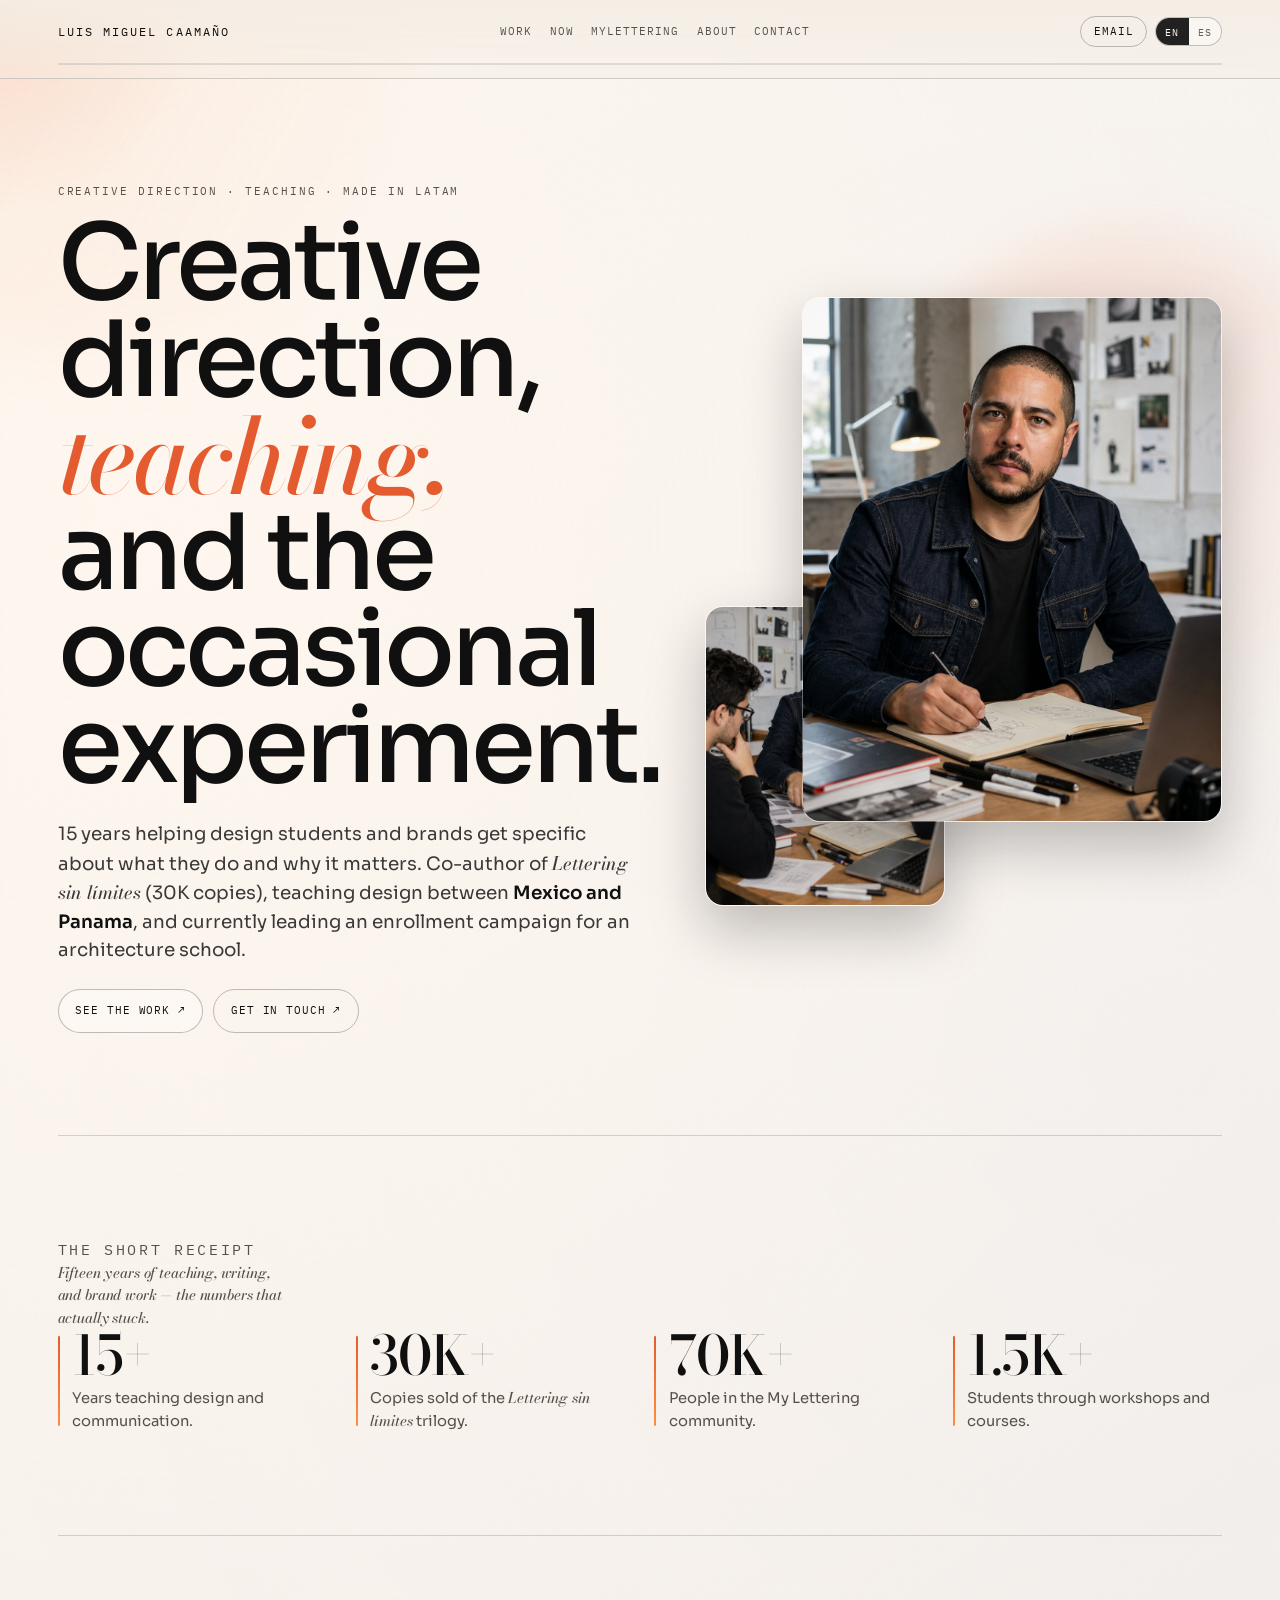
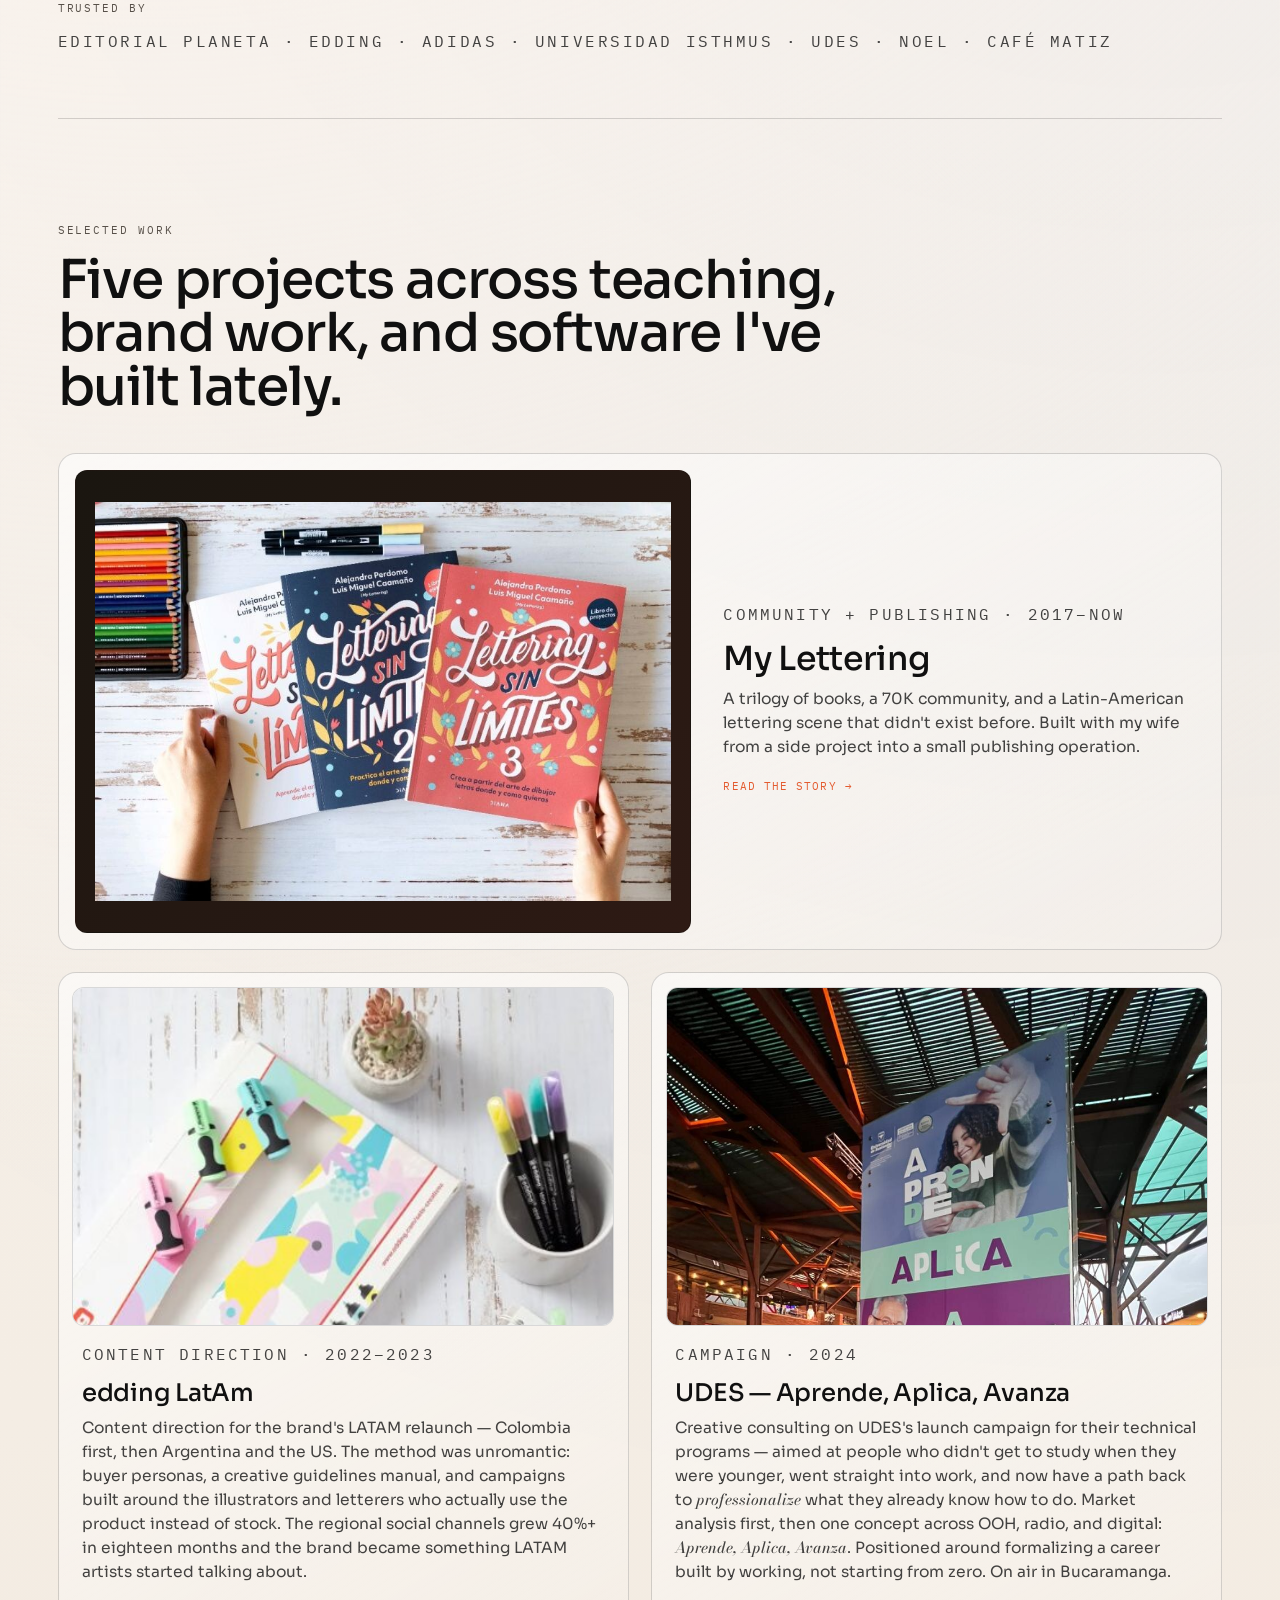
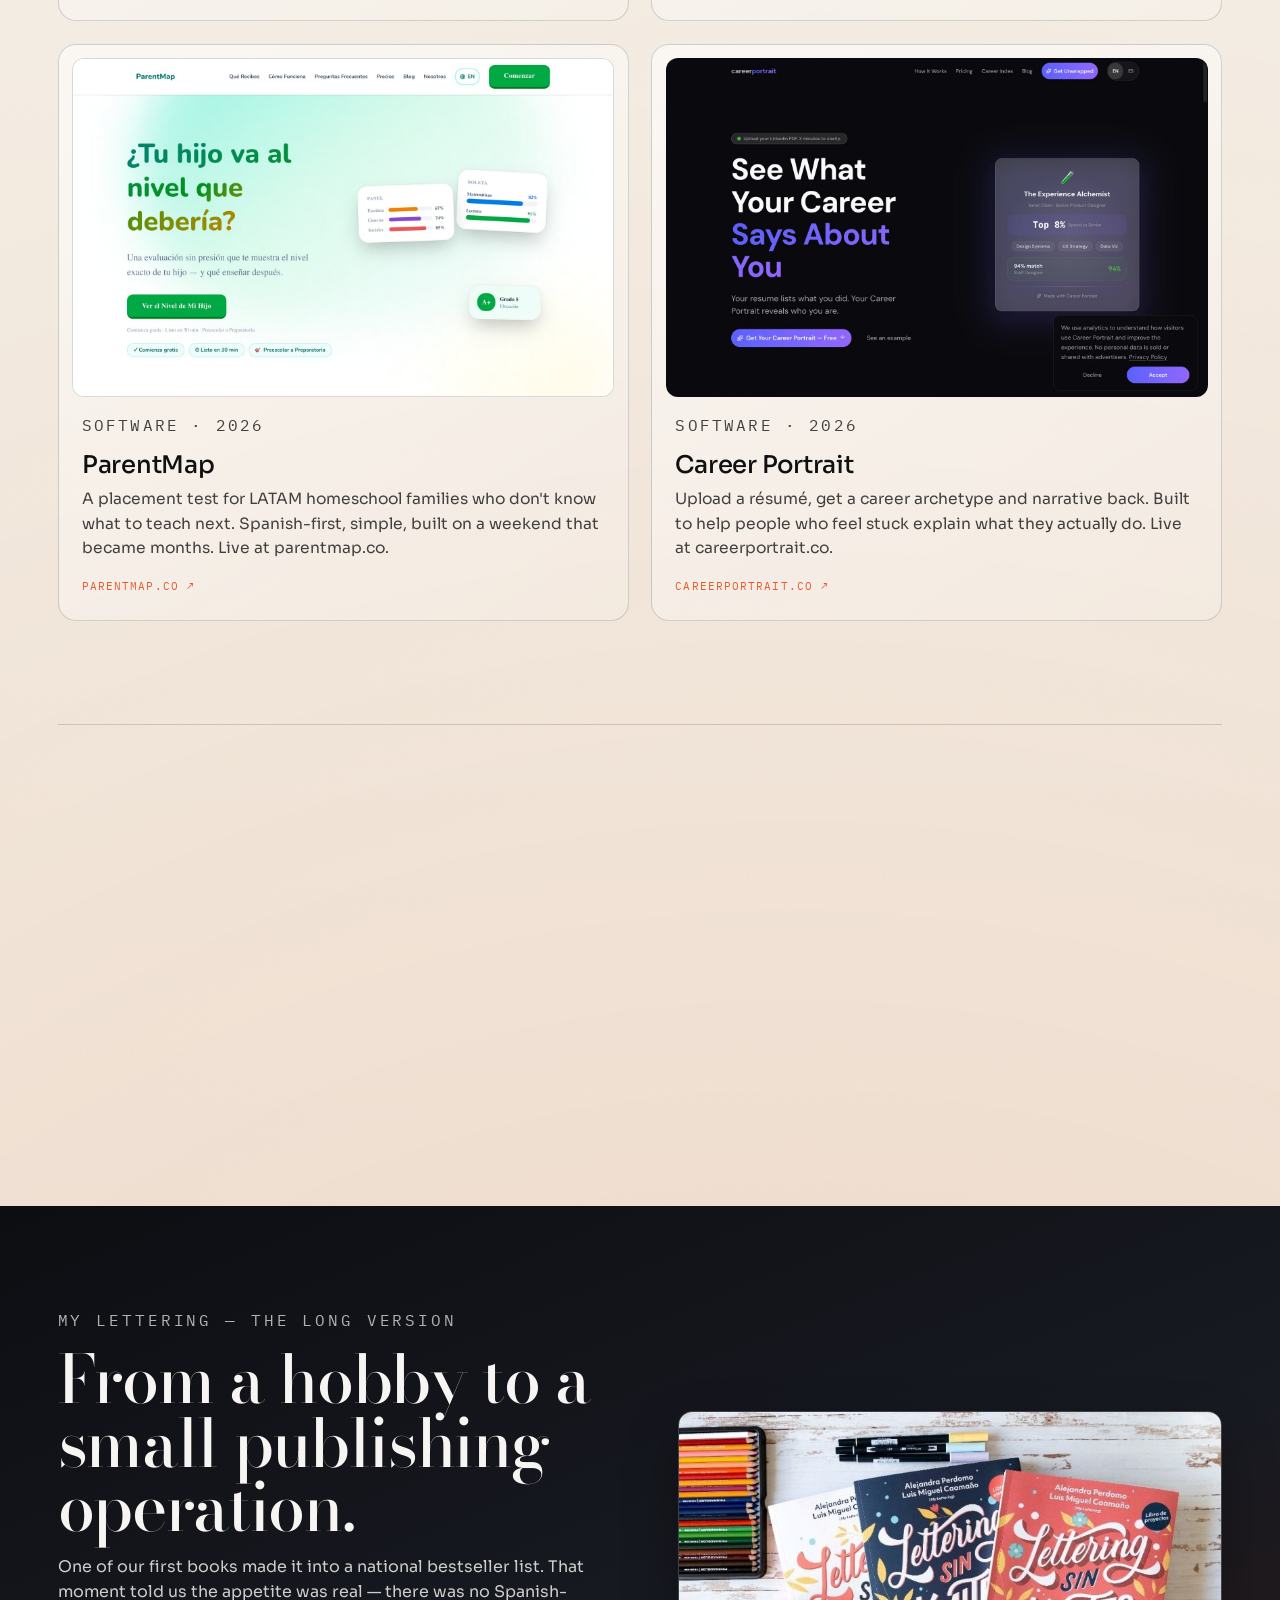
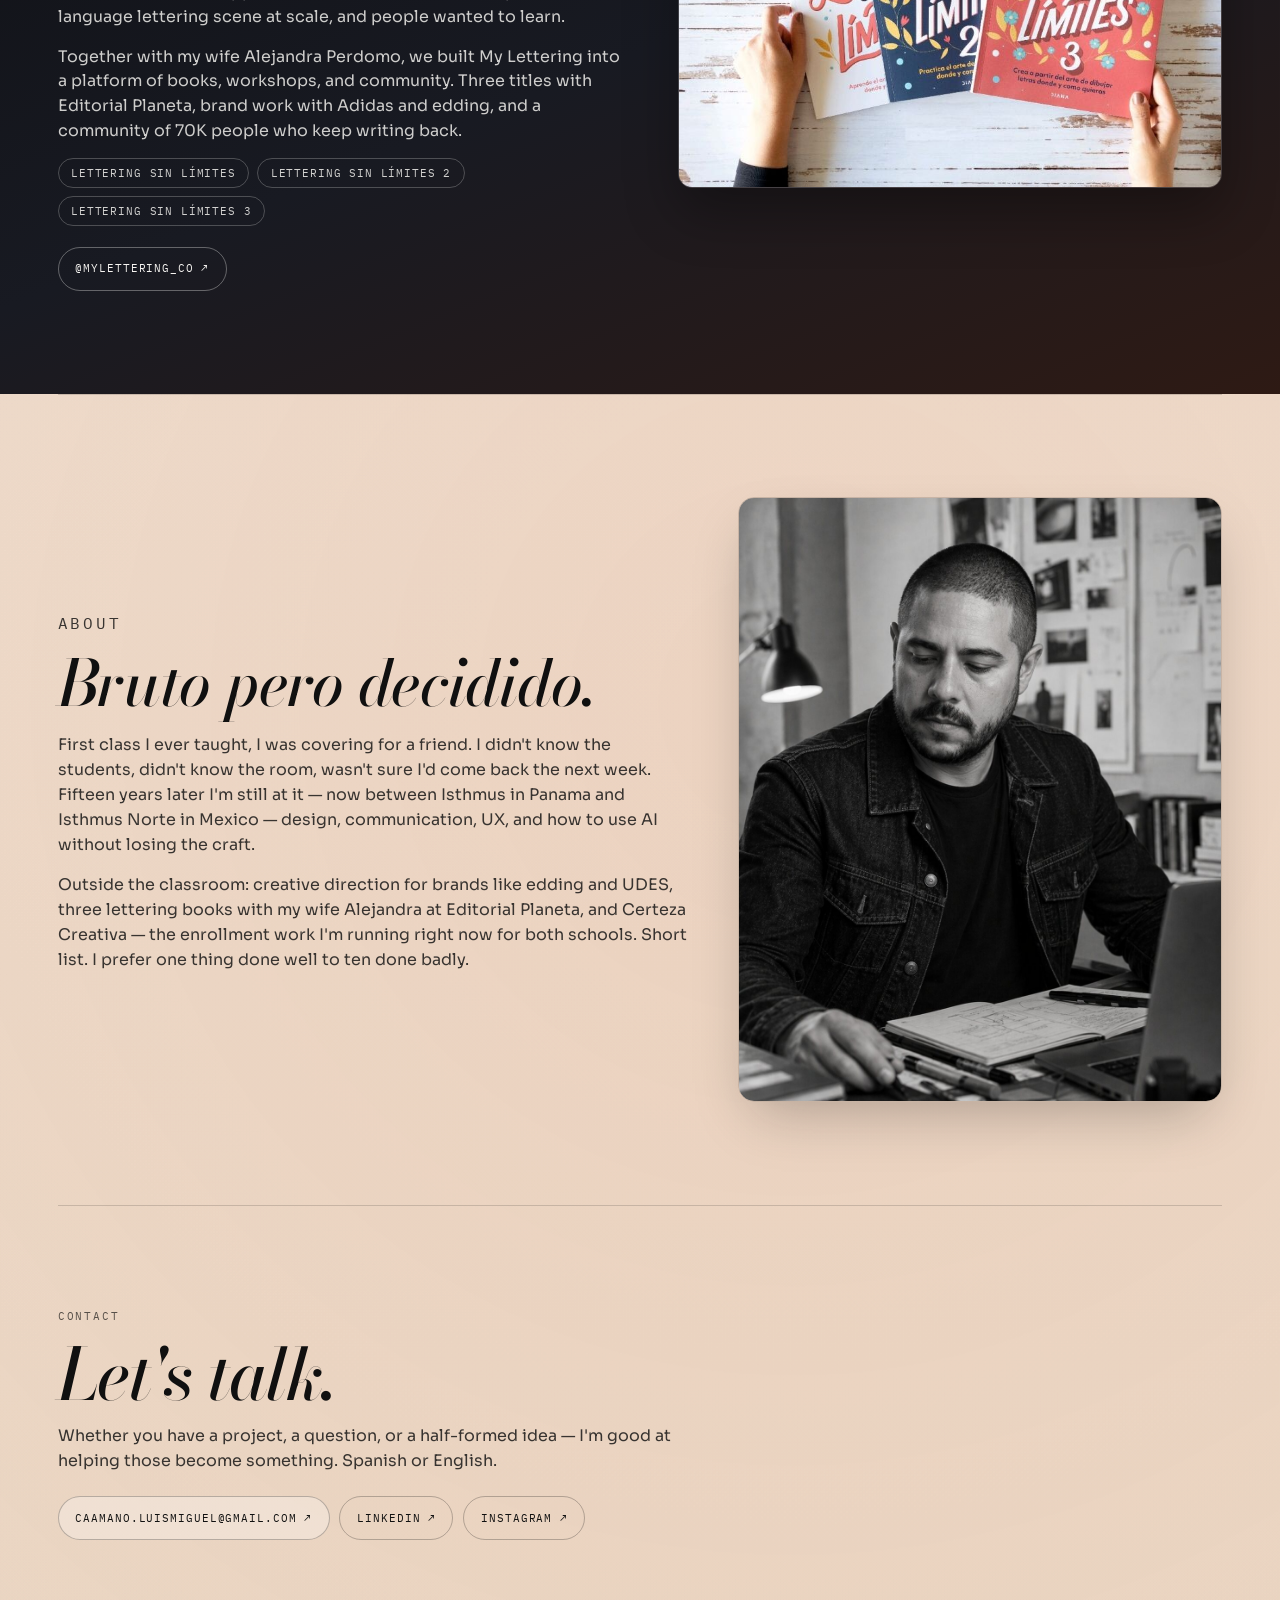
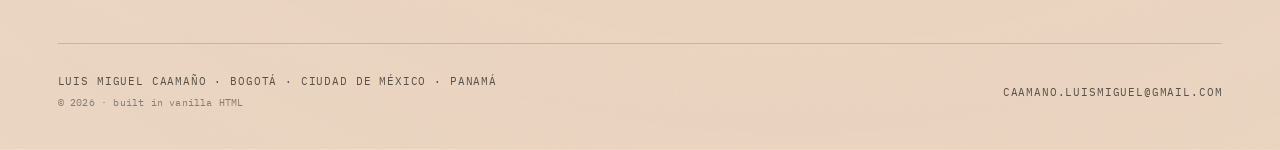
<file: index.html>
<!doctype html>
<html lang="en">
  <head>
    <meta charset="UTF-8" />
    <meta name="viewport" content="width=device-width, initial-scale=1.0" />
    <meta
      name="description"
      content="Luis Miguel Caamaño — creative direction, teaching, and a few things built lately. 15 years in design, three books, and work across Mexico and Panama."
    />
    <title>Luis Miguel Caamaño — Creative direction & teaching</title>

    <link rel="icon" href="assets/favicon.svg" type="image/svg+xml" />
    <link rel="alternate icon" href="assets/favicon.ico" />
    <link rel="apple-touch-icon" href="assets/apple-touch-icon.png" />
    <meta name="theme-color" content="#f4ede4" />

    <meta property="og:type" content="website" />
    <meta
      property="og:title"
      content="Luis Miguel Caamaño — Creative direction & teaching"
    />
    <meta
      property="og:description"
      content="15 years teaching design. Three books with Editorial Planeta. Brand work for edding, Adidas, UDES, and a community of 70K. Currently leading an enrollment campaign for an architecture school in Mexico."
    />
    <meta property="og:url" content="https://luismiguelcaamaño.com" />
    <meta
      property="og:image"
      content="https://luismiguelcaamaño.com/assets/og-image.jpg"
    />
    <meta property="og:image:width" content="1200" />
    <meta property="og:image:height" content="630" />
    <meta property="og:locale" content="en_US" />
    <meta property="og:locale:alternate" content="es_ES" />

    <meta name="twitter:card" content="summary_large_image" />
    <meta
      name="twitter:title"
      content="Luis Miguel Caamaño — Creative direction & teaching"
    />
    <meta
      name="twitter:description"
      content="15 years teaching design. Three books, brand work for edding, Adidas, UDES. Currently building Certeza Creativa."
    />
    <meta
      name="twitter:image"
      content="https://luismiguelcaamaño.com/assets/og-image.jpg"
    />

    <link rel="preconnect" href="https://fonts.googleapis.com" />
    <link rel="preconnect" href="https://fonts.gstatic.com" crossorigin />
    <link
      href="https://fonts.googleapis.com/css2?family=Bodoni+Moda:opsz,wght@6..96,500;6..96,700&family=IBM+Plex+Mono:wght@400;500&family=Sora:wght@300;400;500;600;700&display=swap"
      rel="stylesheet"
    />
    <link rel="stylesheet" href="styles.css?v=7" />
    <script src="script.js?v=7" defer></script>
  </head>
  <body>
    <a class="skip-link" href="#main-content">Skip to content</a>
    <div class="noise" aria-hidden="true"></div>
    <div class="cursor-glow" aria-hidden="true"></div>
    <div
      class="parallax-layer layer-a"
      data-speed="-0.06"
      data-speed-x="0.02"
      aria-hidden="true"
    ></div>
    <div
      class="parallax-layer layer-b"
      data-speed="0.05"
      data-speed-x="-0.02"
      aria-hidden="true"
    ></div>

    <header class="topbar">
      <a class="logo" href="#top">LUIS MIGUEL CAAMAÑO</a>
      <button
        class="menu-toggle"
        type="button"
        aria-label="Open navigation"
        aria-expanded="false"
        aria-controls="primary-nav"
      >
        <span></span><span></span><span></span>
      </button>
      <nav class="menu" id="primary-nav" aria-label="Primary">
        <a href="#work" data-i18n="nav.work">Work</a>
        <a href="#now" data-i18n="nav.now">Now</a>
        <a href="#mylettering" data-i18n="nav.mylettering">MyLettering</a>
        <a href="#about" data-i18n="nav.about">About</a>
        <a href="#connect" data-i18n="nav.connect">Contact</a>
      </nav>
      <div class="top-controls">
        <a
          class="top-cta"
          href="mailto:caamano.luismiguel@gmail.com?subject=Hello"
          data-i18n="nav.email"
        >
          Email
        </a>
        <div class="lang-switch" role="group" aria-label="Language selector">
          <button class="lang-btn is-active" type="button" data-lang="en">
            EN
          </button>
          <button class="lang-btn" type="button" data-lang="es">ES</button>
        </div>
      </div>
      <div class="scroll-indicator"><span></span></div>
    </header>

    <main id="top">
      <section class="section hero" id="main-content">
        <div class="hero-copy-wrap reveal">
          <p class="eyebrow" data-i18n="hero.eyebrow">
            Creative direction · Teaching · Made in LATAM
          </p>
          <h1 class="hero-title">
            <span data-i18n="hero.title1">Creative direction,</span>
            <span class="accent" data-i18n="hero.title2">teaching,</span>
            <span data-i18n="hero.title3">and the occasional experiment.</span>
          </h1>
          <p class="hero-copy" data-i18n-html="hero.copy">
            15 years helping design students and brands get specific about what
            they do and why it matters. Co-author of
            <em>Lettering sin límites</em> (30K copies), teaching design between
            <strong>Mexico and Panama</strong>, and currently leading an
            enrollment campaign for an architecture school.
          </p>
          <div class="cta-group">
            <a class="cta-link" href="#work" data-i18n="hero.ctaPrimary">
              See the work
            </a>
            <a
              class="cta-link ghost"
              href="mailto:caamano.luismiguel@gmail.com?subject=Hello"
              data-i18n="hero.ctaSecondary"
            >
              Get in touch
            </a>
          </div>
        </div>
        <div class="hero-visual reveal">
          <figure
            class="portrait portrait-main"
            data-speed="0.04"
            data-speed-x="0.01"
            data-rotate="0.0004"
          >
            <img
              src="assets/images/luis-desk-camera.jpg"
              data-i18n-alt="alt.deskCamera"
              alt="Luis Miguel Caamaño at his desk, looking at the camera, with a notebook and pen in hand"
            />
          </figure>
          <figure
            class="portrait portrait-secondary"
            data-speed="-0.03"
            data-speed-x="-0.015"
            data-rotate="-0.0005"
          >
            <img
              src="assets/images/luis-team.jpg"
              data-i18n-alt="alt.team"
              alt="Luis Miguel Caamaño working with two collaborators around layouts and a sketchbook"
            />
          </figure>
        </div>
      </section>

      <section class="section numbers reveal">
        <p class="eyebrow" data-i18n="numbers.eyebrow">The short receipt</p>
        <p class="numbers-frame" data-i18n="numbers.frame">
          Fifteen years of teaching, writing, and brand work — the numbers that
          actually stuck.
        </p>
        <div class="numbers-grid">
          <article>
            <h2>15+</h2>
            <p data-i18n="numbers.item1">
              Years teaching design and communication.
            </p>
          </article>
          <article>
            <h2>30K+</h2>
            <p data-i18n-html="numbers.item2">
              Copies sold of the <em>Lettering sin límites</em> trilogy.
            </p>
          </article>
          <article>
            <h2>70K+</h2>
            <p data-i18n="numbers.item3">
              People in the My Lettering community.
            </p>
          </article>
          <article>
            <h2>1.5K+</h2>
            <p data-i18n="numbers.item4">
              Students through workshops and courses.
            </p>
          </article>
        </div>
      </section>

      <section class="section clients reveal" aria-label="Clients">
        <p class="eyebrow" data-i18n="clients.eyebrow">Trusted by</p>
        <p class="clients-list" data-i18n="clients.list">
          Editorial Planeta · edding · Adidas · Universidad Isthmus · UDES ·
          Noel · Café Matiz
        </p>
      </section>

      <section class="section work" id="work">
        <div class="section-head reveal">
          <p class="eyebrow" data-i18n="work.eyebrow">Selected work</p>
          <h2 data-i18n="work.title">
            Five projects across teaching, brand work, and software I've built
            lately.
          </h2>
        </div>
        <div class="project-grid">
          <article class="project-card project-card--feature reveal">
            <a
              class="project-visual project-visual--books"
              href="#mylettering"
              aria-label="Read more about My Lettering"
            >
              <img
                src="assets/images/mylettering-books.jpg"
                data-i18n-alt="alt.books"
                alt="Lettering sin límites books collection"
              />
            </a>
            <div class="project-meta">
              <p class="project-tag" data-i18n="work.mylettering.tag">
                Community + publishing · 2017–now
              </p>
              <h3 data-i18n="work.mylettering.title">My Lettering</h3>
              <p data-i18n="work.mylettering.copy">
                A trilogy of books, a 70K community, and a Latin-American
                lettering scene that didn't exist before. Built with my wife
                from a side project into a small publishing operation.
              </p>
              <a
                class="project-link"
                href="#mylettering"
                data-i18n="work.mylettering.cta"
                >Read the story →</a
              >
            </div>
          </article>

          <article class="project-card reveal">
            <div class="project-visual project-visual--screenshot">
              <img
                src="assets/images/edding-markers.jpg"
                alt="edding markers and the 16-pack box on a white wood surface with a sketchbook"
              />
            </div>
            <div class="project-meta">
              <p class="project-tag" data-i18n="work.edding.tag">
                Brand strategy · 2022
              </p>
              <h3 data-i18n="work.edding.title">edding LatAm</h3>
              <p data-i18n="work.edding.copy">
                Social and content direction for Colombia and Argentina during
                the relaunch of the brand's creative line. Worked with local
                letterers and illustrators instead of stock, rewrote the product
                copy in regional Spanish, and helped the regional channels grow
                around 40% in eighteen months.
              </p>
            </div>
          </article>

          <article class="project-card reveal">
            <div class="project-visual project-visual--screenshot">
              <img
                src="assets/images/udes-ooh.jpg"
                alt="UDES OOH installation in a Bucaramanga shopping mall — Aprende, Aplica, Avanza campaign"
              />
            </div>
            <div class="project-meta">
              <p class="project-tag" data-i18n="work.udes.tag">
                Campaign · 2023
              </p>
              <h3 data-i18n="work.udes.title">
                UDES — Aprende, Aplica, Avanza
              </h3>
              <p data-i18n-html="work.udes.copy">
                Creative consulting on UDES's launch campaign for their
                technical programs — aimed at people who didn't get to study
                when they were younger, went straight into work, and now have a
                path back to <em>professionalize</em> what they already know how
                to do. Market analysis first, then one concept across OOH,
                radio, and digital: <em>Aprende, Aplica, Avanza</em>. Positioned
                around formalizing a career built by working, not starting from
                zero. On air in Bucaramanga.
              </p>
            </div>
          </article>

          <article class="project-card reveal">
            <a
              class="project-visual project-visual--screenshot"
              href="https://parentmap.co"
              target="_blank"
              rel="noreferrer"
              aria-label="Visit parentmap.co"
            >
              <img
                src="assets/images/parentmap-hero.jpg"
                alt="ParentMap landing page screenshot"
              />
            </a>
            <div class="project-meta">
              <p class="project-tag" data-i18n="work.parentmap.tag">
                Software · 2026
              </p>
              <h3 data-i18n="work.parentmap.title">ParentMap</h3>
              <p data-i18n="work.parentmap.copy">
                A placement test for LATAM homeschool families who don't know
                what to teach next. Spanish-first, simple, built on a weekend
                that became months. Live at parentmap.co.
              </p>
              <a
                class="project-link"
                href="https://parentmap.co"
                target="_blank"
                rel="noreferrer"
                >parentmap.co ↗</a
              >
            </div>
          </article>

          <article class="project-card reveal">
            <a
              class="project-visual project-visual--screenshot project-visual--dark"
              href="https://careerportrait.co"
              target="_blank"
              rel="noreferrer"
              aria-label="Visit careerportrait.co"
            >
              <img
                src="assets/images/careerportrait-hero.jpg"
                alt="Career Portrait landing page screenshot"
              />
            </a>
            <div class="project-meta">
              <p class="project-tag" data-i18n="work.careerportrait.tag">
                Software · 2026
              </p>
              <h3 data-i18n="work.careerportrait.title">Career Portrait</h3>
              <p data-i18n="work.careerportrait.copy">
                Upload a résumé, get a career archetype and narrative back.
                Built to help people who feel stuck explain what they actually
                do. Live at careerportrait.co.
              </p>
              <a
                class="project-link"
                href="https://careerportrait.co"
                target="_blank"
                rel="noreferrer"
                >careerportrait.co ↗</a
              >
            </div>
          </article>
        </div>
      </section>

      <section class="section now-section" id="now">
        <div class="section-head reveal">
          <p class="eyebrow" data-i18n="now.eyebrow">Right now</p>
          <h2 data-i18n="now.title">Certeza Creativa.</h2>
        </div>
        <div class="now-body reveal">
          <p data-i18n-html="now.p1">
            An enrollment campaign for two architecture schools —
            <strong>Isthmus in Panama</strong> and
            <strong>Isthmus Norte in Mexico</strong>. I'm helping them tell
            their own story better: to the students they want, in the language
            those students actually use. Strategy through first contact.
          </p>
          <p data-i18n="now.p2">
            Campaign details stay confidential while the work runs. If you're
            working on something similar, I'm happy to compare notes.
          </p>
        </div>
      </section>

      <section class="mylettering-deep" id="mylettering">
        <div class="mylettering-copy reveal">
          <p class="eyebrow" data-i18n="mylettering.eyebrow">
            My Lettering — the long version
          </p>
          <h2 data-i18n="mylettering.title">
            From a hobby to a small publishing operation.
          </h2>
          <p data-i18n="mylettering.p1">
            One of our first books made it into a national bestseller list. That
            moment told us the appetite was real — there was no Spanish-language
            lettering scene at scale, and people wanted to learn.
          </p>
          <p data-i18n="mylettering.p2">
            Together with my wife Alejandra Perdomo, we built My Lettering into
            a platform of books, workshops, and community. Three titles with
            Editorial Planeta, brand work with Adidas and edding, and a
            community of 70K people who keep writing back.
          </p>
          <div class="book-tags">
            <span data-i18n="mylettering.book1">Lettering sin límites</span>
            <span data-i18n="mylettering.book2">Lettering sin límites 2</span>
            <span data-i18n="mylettering.book3">Lettering sin límites 3</span>
          </div>
          <div class="cta-group">
            <a
              class="cta-link light"
              href="https://instagram.com/myLETTERING_CO"
              target="_blank"
              rel="noreferrer"
              data-i18n="mylettering.cta"
            >
              @myLETTERING_CO
            </a>
          </div>
        </div>
        <figure class="mylettering-visual reveal">
          <img
            src="assets/images/mylettering-books.jpg"
            data-i18n-alt="alt.books"
            alt="Lettering sin límites books collection by Luis Miguel Caamaño and Alejandra Perdomo"
          />
        </figure>
      </section>

      <section class="section about-section" id="about">
        <div class="about-grid">
          <div class="about-copy reveal">
            <p class="eyebrow" data-i18n="about.eyebrow">About</p>
            <h2 data-i18n="about.title">Bruto pero decidido.</h2>
            <p data-i18n="about.p1">
              First class I ever taught, I was covering for a friend. I didn't
              know the students, didn't know the room, wasn't sure I'd come back
              the next week. Fifteen years later I'm still at it — now between
              Isthmus in Panama and Isthmus Norte in Mexico — design,
              communication, UX, and how to use AI without losing the craft.
            </p>
            <p data-i18n="about.p2">
              Outside the classroom: creative direction for brands like edding
              and UDES, three lettering books with my wife Alejandra at
              Editorial Planeta, and Certeza Creativa — the enrollment work I'm
              running right now for both schools. Short list. I prefer one thing
              done well to ten done badly.
            </p>
          </div>
          <figure class="about-portrait reveal">
            <img
              src="assets/images/luis-desk-sketch.jpg"
              data-i18n-alt="alt.deskSketch"
              alt="Luis Miguel Caamaño at his desk, sketching in a notebook"
            />
          </figure>
        </div>
      </section>

      <section class="section contact reveal" id="connect">
        <p class="eyebrow" data-i18n="contact.eyebrow">Contact</p>
        <h2 data-i18n="contact.title">Let's talk.</h2>
        <p class="contact-copy" data-i18n="contact.copy">
          Whether you have a project, a question, or a half-formed idea — I'm
          good at helping those become something. Spanish or English.
        </p>
        <div class="cta-group">
          <a
            class="cta-link"
            href="mailto:caamano.luismiguel@gmail.com?subject=Hello"
          >
            caamano.luismiguel@gmail.com
          </a>
          <a
            class="cta-link ghost"
            href="https://www.linkedin.com/in/caamano/"
            target="_blank"
            rel="noreferrer"
            data-i18n="contact.linkedin"
          >
            LinkedIn
          </a>
          <a
            class="cta-link ghost"
            href="https://instagram.com/myLETTERING_CO"
            target="_blank"
            rel="noreferrer"
            data-i18n="contact.instagram"
          >
            Instagram
          </a>
        </div>
      </section>
    </main>

    <footer class="footer">
      <div class="footer-left">
        <p data-i18n="footer.copy">
          Luis Miguel Caamaño · Bogotá · Ciudad de México · Panamá
        </p>
        <p class="footer-meta" data-i18n="footer.meta">
          © 2026 · built in vanilla HTML
        </p>
      </div>
      <a href="mailto:caamano.luismiguel@gmail.com"
        >caamano.luismiguel@gmail.com</a
      >
    </footer>
  </body>
</html>
</file>
<file: styles.css>
:root {
  --bg: #f4ede4;
  --bg-soft: #eadbc9;
  --bg-alt: #f8f4ef;
  --ink: #101010;
  --ink-soft: #575049;
  --line: rgba(16, 16, 16, 0.16);
  --line-strong: rgba(16, 16, 16, 0.28);
  --accent: #e35b2f;
  --accent-bright: #ff8f3f;
  --accent-cool: #2466e3;
  --accent-gold: #f2be4d;
  --white: #ffffff;
  --mono: "IBM Plex Mono", monospace;
  --sans: "Sora", sans-serif;
  --serif: "Bodoni Moda", serif;
  --max-width: 1220px;
}

*,
*::before,
*::after {
  box-sizing: border-box;
}

html,
body {
  margin: 0;
  padding: 0;
}

html {
  scroll-behavior: smooth;
}

body {
  color: var(--ink);
  font-family: var(--sans);
  line-height: 1.55;
  overflow-x: hidden;
  background:
    radial-gradient(circle at 12% 8%, #fff7ef 0%, rgba(255, 247, 239, 0) 36%),
    radial-gradient(
      circle at 90% 16%,
      rgba(36, 102, 227, 0.06) 0%,
      rgba(36, 102, 227, 0) 38%
    ),
    radial-gradient(
      circle at 62% 84%,
      rgba(227, 91, 47, 0.1) 0%,
      rgba(227, 91, 47, 0) 42%
    ),
    linear-gradient(
      180deg,
      var(--bg-alt) 0%,
      var(--bg) 46%,
      var(--bg-soft) 100%
    );
}

a {
  color: inherit;
  text-decoration: none;
}

img {
  max-width: 100%;
  display: block;
}

.noise {
  position: fixed;
  inset: 0;
  z-index: -1;
  pointer-events: none;
  opacity: 0.22;
  background-image: radial-gradient(
    circle at 0 0,
    rgba(16, 16, 16, 0.04) 1px,
    transparent 1px
  );
  background-size: 2px 2px;
}

.cursor-glow {
  position: fixed;
  width: 38vmax;
  aspect-ratio: 1;
  left: 0;
  top: 0;
  z-index: -1;
  border-radius: 999px;
  pointer-events: none;
  background: radial-gradient(
    circle,
    rgba(227, 91, 47, 0.13) 0%,
    rgba(227, 91, 47, 0) 62%
  );
  transform: translate(-50%, -50%);
}

.parallax-layer {
  position: fixed;
  border-radius: 999px;
  pointer-events: none;
  filter: blur(28px);
  z-index: -2;
  opacity: 0.55;
}

.layer-a {
  width: 44vw;
  aspect-ratio: 1;
  left: -14vw;
  top: -16vw;
  background: linear-gradient(
    120deg,
    rgba(255, 222, 198, 0.92),
    rgba(252, 245, 238, 0.2)
  );
}

.layer-b {
  width: 38vw;
  aspect-ratio: 1;
  right: -8vw;
  top: 26vh;
  background: linear-gradient(
    120deg,
    rgba(227, 91, 47, 0.28),
    rgba(255, 255, 255, 0.18)
  );
}

/* ──────────────── Topbar ──────────────── */

.topbar {
  position: fixed;
  inset: 0 0 auto 0;
  z-index: 50;
  display: grid;
  grid-template-columns: auto 1fr auto;
  align-items: center;
  gap: 1rem;
  padding: 1rem 4.5vw 0.82rem;
  backdrop-filter: blur(11px);
  background: linear-gradient(
    to bottom,
    rgba(244, 237, 228, 0.92),
    rgba(244, 237, 228, 0.34)
  );
  border-bottom: 1px solid var(--line);
}

.logo {
  font-family: var(--mono);
  font-size: 0.72rem;
  letter-spacing: 0.18em;
  text-transform: uppercase;
  white-space: nowrap;
}

.menu {
  display: flex;
  justify-content: center;
  gap: 1.1rem;
}

.menu a {
  font-family: var(--mono);
  font-size: 0.69rem;
  letter-spacing: 0.09em;
  text-transform: uppercase;
  color: rgba(16, 16, 16, 0.7);
  transition: color 180ms ease;
}

.menu a:hover {
  color: var(--ink);
}

.top-controls {
  display: inline-flex;
  align-items: center;
  gap: 0.48rem;
}

.top-cta {
  border: 1px solid rgba(16, 16, 16, 0.26);
  padding: 0.4rem 0.78rem;
  border-radius: 999px;
  font-family: var(--mono);
  font-size: 0.66rem;
  letter-spacing: 0.09em;
  text-transform: uppercase;
  transition: background-color 180ms ease;
}

.top-cta:hover {
  background: rgba(16, 16, 16, 0.06);
}

.menu-toggle {
  display: none;
  flex-direction: column;
  justify-content: center;
  gap: 5px;
  width: 40px;
  height: 40px;
  background: none;
  border: none;
  cursor: pointer;
  padding: 4px;
  margin-right: 0.2rem;
}

.menu-toggle span {
  display: block;
  width: 22px;
  height: 2px;
  background: var(--ink);
  border-radius: 2px;
  transition:
    transform 240ms ease,
    opacity 180ms ease;
}

.menu-toggle[aria-expanded="true"] span:nth-child(1) {
  transform: translateY(7px) rotate(45deg);
}
.menu-toggle[aria-expanded="true"] span:nth-child(2) {
  opacity: 0;
}
.menu-toggle[aria-expanded="true"] span:nth-child(3) {
  transform: translateY(-7px) rotate(-45deg);
}

.lang-switch {
  display: inline-flex;
  border: 1px solid rgba(16, 16, 16, 0.24);
  border-radius: 999px;
  overflow: hidden;
  background: rgba(255, 255, 255, 0.42);
}

.lang-btn {
  border: 0;
  background: transparent;
  color: rgba(16, 16, 16, 0.65);
  font-family: var(--mono);
  font-size: 0.65rem;
  letter-spacing: 0.08em;
  padding: 0.4rem 0.6rem;
  cursor: pointer;
}

.lang-btn.is-active {
  background: rgba(16, 16, 16, 0.92);
  color: #f8f4ef;
}

.scroll-indicator {
  grid-column: 1 / -1;
  width: 100%;
  height: 2px;
  background: rgba(16, 16, 16, 0.1);
  overflow: hidden;
}

.scroll-indicator span {
  display: block;
  width: calc(var(--scroll-progress, 0) * 1%);
  height: 100%;
  background: linear-gradient(90deg, var(--accent), var(--accent-bright));
}

main {
  padding-top: 5.05rem;
}

.section {
  width: min(var(--max-width), 91vw);
  margin-inline: auto;
  padding: clamp(3.6rem, 8vw, 6.8rem) 0;
  position: relative;
}

.eyebrow {
  margin: 0 0 0.96rem;
  color: var(--ink-soft);
  font-family: var(--mono);
  font-size: 0.67rem;
  letter-spacing: 0.18em;
  text-transform: uppercase;
}

.section-head h2 {
  margin: 0;
  font-size: clamp(1.7rem, 4.2vw, 3.6rem);
  line-height: 1;
  letter-spacing: -0.022em;
  max-width: 22ch;
  font-weight: 500;
}

p strong {
  font-weight: 600;
  color: var(--ink);
}

p em {
  font-family: var(--serif);
  font-style: italic;
  font-weight: 500;
}

/* ──────────────── Hero ──────────────── */

.hero {
  min-height: calc(100vh - 5.05rem);
  display: grid;
  grid-template-columns: minmax(0, 1.05fr) minmax(0, 0.95fr);
  align-items: center;
  gap: clamp(1.6rem, 4.3vw, 3.3rem);
}

.hero-title {
  margin: 0;
  letter-spacing: -0.038em;
  line-height: 0.92;
  font-size: clamp(2.6rem, 8.2vw, 7.2rem);
  font-weight: 500;
}

.hero-title span {
  display: block;
  text-wrap: balance;
}

.hero-title .accent {
  font-family: var(--serif);
  font-style: italic;
  font-weight: 500;
  color: var(--accent);
}

.hero-copy {
  margin: 1.6rem 0 1.5rem;
  font-size: clamp(1rem, 1.55vw, 1.15rem);
  max-width: 56ch;
  color: rgba(16, 16, 16, 0.82);
}

.cta-group {
  display: flex;
  flex-wrap: wrap;
  gap: 0.62rem;
}

.cta-link {
  display: inline-flex;
  align-items: center;
  gap: 0.46rem;
  border: 1px solid rgba(16, 16, 16, 0.26);
  border-radius: 999px;
  padding: 0.78rem 1.05rem;
  font-family: var(--mono);
  font-size: 0.7rem;
  letter-spacing: 0.08em;
  text-transform: uppercase;
  background: rgba(255, 255, 255, 0.28);
  transition:
    transform 220ms ease,
    background-color 220ms ease,
    border-color 220ms ease;
}

.cta-link::after {
  content: "↗";
}

.cta-link:hover {
  transform: translateY(-2px);
  background: rgba(16, 16, 16, 0.06);
}

.cta-link.ghost {
  background: transparent;
}

.cta-link.light {
  color: #f7f5f2;
  border-color: rgba(247, 245, 242, 0.34);
  background: transparent;
}

.cta-link.light:hover {
  background: rgba(247, 245, 242, 0.1);
}

.hero-visual {
  position: relative;
  min-height: 72vh;
}

.portrait {
  position: absolute;
  margin: 0;
  border-radius: 18px;
  overflow: hidden;
  border: 1px solid rgba(255, 255, 255, 0.34);
  box-shadow: 0 24px 56px rgba(16, 16, 16, 0.26);
  transform-style: preserve-3d;
}

.portrait img {
  width: 100%;
  height: 100%;
  object-fit: cover;
}

.portrait-main {
  width: min(34vw, 420px);
  aspect-ratio: 4 / 5;
  right: 0;
  top: 2%;
  z-index: 3;
}

.portrait-secondary {
  width: min(22vw, 240px);
  aspect-ratio: 4 / 5;
  left: 2%;
  bottom: 4%;
  z-index: 2;
}

/* ──────────────── Numbers ──────────────── */

.numbers {
  border-top: 1px solid var(--line);
  border-bottom: 1px solid var(--line);
}

.numbers-frame {
  margin: 0 0 1.6rem;
  max-width: 60ch;
  font-family: var(--serif);
  font-style: italic;
  font-weight: 500;
  font-size: clamp(1.05rem, 1.6vw, 1.32rem);
  letter-spacing: -0.01em;
  color: var(--ink);
}

.numbers-grid {
  display: grid;
  grid-template-columns: repeat(4, minmax(0, 1fr));
  gap: 1.2rem 1.8rem;
  align-items: start;
}

.numbers article {
  position: relative;
  padding-left: 0.9rem;
}

.numbers article::before {
  content: "";
  position: absolute;
  left: 0;
  top: 0.4rem;
  bottom: 0.4rem;
  width: 2px;
  background: linear-gradient(180deg, var(--accent), var(--accent-bright));
  border-radius: 2px;
}

.numbers h2 {
  margin: 0 0 0.34rem;
  font-family: var(--serif);
  font-size: clamp(2rem, 4.4vw, 3.4rem);
  line-height: 0.95;
  color: var(--ink);
  font-weight: 500;
  letter-spacing: -0.02em;
}

.numbers p {
  margin: 0;
  font-size: 0.92rem;
  color: var(--ink-soft);
  max-width: 26ch;
}

/* ──────────────── Clients strip ──────────────── */

.clients {
  padding-top: clamp(2.6rem, 5vw, 4rem);
  padding-bottom: clamp(2.6rem, 5vw, 4rem);
  border-bottom: 1px solid var(--line);
}

.clients .eyebrow {
  margin-bottom: 0.7rem;
}

.clients-list {
  margin: 0;
  font-family: var(--mono);
  font-size: clamp(0.78rem, 1.28vw, 1rem);
  letter-spacing: 0.16em;
  text-transform: uppercase;
  color: rgba(16, 16, 16, 0.78);
  line-height: 1.65;
  max-width: none;
}

/* ──────────────── Selected Work — project cards ──────────────── */

.work .section-head {
  margin-bottom: 2.4rem;
}

.project-grid {
  display: grid;
  grid-template-columns: repeat(2, minmax(0, 1fr));
  gap: 1.4rem;
}

.project-card {
  display: flex;
  flex-direction: column;
  gap: 1rem;
  background: linear-gradient(
    150deg,
    rgba(255, 255, 255, 0.6),
    rgba(255, 255, 255, 0.18)
  );
  border: 1px solid var(--line);
  border-radius: 18px;
  overflow: hidden;
  padding: 0.85rem 0.85rem 1.4rem;
  transition:
    transform 320ms cubic-bezier(0.2, 0.7, 0.2, 1),
    border-color 220ms ease,
    box-shadow 320ms ease;
}

@media (hover: hover) {
  .project-card:hover {
    transform: translateY(-4px);
    border-color: var(--line-strong);
    box-shadow: 0 28px 56px -28px rgba(16, 16, 16, 0.32);
  }
}

.project-card--feature {
  grid-column: 1 / -1;
  display: grid;
  grid-template-columns: minmax(0, 1.2fr) minmax(0, 0.95fr);
  gap: 1.6rem;
  align-items: stretch;
  padding: 1rem;
}

.project-card--feature .project-meta {
  align-self: center;
  padding: 0.4rem 0.6rem 0.6rem 0.4rem;
}

.project-visual {
  display: block;
  position: relative;
  aspect-ratio: 16 / 10;
  overflow: hidden;
  border-radius: 12px;
  background: var(--bg-alt);
  border: 1px solid var(--line);
}

.project-card--feature .project-visual {
  aspect-ratio: 4 / 3;
  height: 100%;
}

.project-visual img {
  width: 100%;
  height: 100%;
  object-fit: cover;
  transition: transform 540ms cubic-bezier(0.2, 0.7, 0.2, 1);
}

@media (hover: hover) {
  .project-visual:hover img {
    transform: scale(1.03);
  }
}

.project-visual--books {
  background: linear-gradient(135deg, #1a1610 0%, #2e1a14 100%);
}

.project-visual--books img {
  object-fit: contain;
  padding: 1.2rem;
}

.project-visual--screenshot {
  background: var(--white);
}

.project-visual--screenshot img {
  object-position: top center;
}

.project-visual--dark {
  background: #0b0a13;
}

.project-meta {
  padding: 0 0.6rem;
}

.project-tag {
  margin: 0 0 0.7rem;
  font-family: var(--mono);
  font-size: 0.62rem;
  letter-spacing: 0.14em;
  text-transform: uppercase;
  color: var(--ink-soft);
}

.project-meta h3 {
  margin: 0 0 0.55rem;
  font-size: clamp(1.2rem, 1.9vw, 1.55rem);
  font-weight: 500;
  letter-spacing: -0.01em;
  line-height: 1.15;
}

.project-card--feature .project-meta h3 {
  font-size: clamp(1.6rem, 2.6vw, 2.2rem);
}

.project-meta p {
  margin: 0 0 0.85rem;
  color: rgba(16, 16, 16, 0.78);
  font-size: 0.97rem;
}

.project-link {
  display: inline-flex;
  align-items: center;
  gap: 0.3rem;
  font-family: var(--mono);
  font-size: 0.68rem;
  letter-spacing: 0.1em;
  text-transform: uppercase;
  color: var(--accent);
  border-bottom: 1px solid transparent;
  padding-bottom: 2px;
  transition: border-color 180ms ease;
}

.project-link:hover {
  border-bottom-color: var(--accent);
}

/* ──────────────── My Lettering deep-dive ──────────────── */

.mylettering-deep {
  width: 100%;
  margin-top: clamp(1.2rem, 3.2vw, 2.8rem);
  padding: clamp(4rem, 8vw, 6.8rem)
    max(4.5vw, calc((100vw - var(--max-width)) / 2));
  background: linear-gradient(158deg, #0d0e12 0%, #181a22 54%, #2e1a14 100%);
  color: #f7f5f2;
  display: grid;
  grid-template-columns: minmax(0, 1fr) minmax(0, 0.95fr);
  gap: clamp(1.4rem, 4vw, 3rem);
  align-items: center;
}

.mylettering-deep .eyebrow {
  color: rgba(247, 245, 242, 0.7);
}

.mylettering-deep h2 {
  margin: 0 0 1rem;
  font-family: var(--serif);
  font-weight: 500;
  font-size: clamp(2rem, 5.2vw, 4.4rem);
  letter-spacing: -0.02em;
  line-height: 0.96;
}

.mylettering-deep p {
  margin: 0 0 0.92rem;
  color: rgba(247, 245, 242, 0.82);
  max-width: 56ch;
  font-size: 1rem;
}

.book-tags {
  margin: 0.6rem 0 1.3rem;
  display: flex;
  flex-wrap: wrap;
  gap: 0.5rem;
}

.book-tags span {
  border: 1px solid rgba(247, 245, 242, 0.24);
  border-radius: 999px;
  padding: 0.36rem 0.78rem;
  font-family: var(--mono);
  font-size: 0.66rem;
  letter-spacing: 0.08em;
  text-transform: uppercase;
  color: rgba(247, 245, 242, 0.84);
}

.mylettering-visual {
  margin: 0;
  border: 1px solid rgba(247, 245, 242, 0.18);
  border-radius: 14px;
  overflow: hidden;
  box-shadow: 0 24px 54px rgba(0, 0, 0, 0.32);
}

.mylettering-visual img {
  width: 100%;
  max-height: 620px;
  object-fit: cover;
  object-position: center;
}

/* ──────────────── Now (Certeza Creativa) ──────────────── */

.now-section {
  border-top: 1px solid var(--line);
}

.now-section .section-head {
  margin-bottom: 1.6rem;
}

.now-section .section-head h2 {
  font-family: var(--serif);
  font-style: italic;
  font-weight: 500;
}

.now-body {
  display: grid;
  grid-template-columns: minmax(0, 1fr) minmax(0, 1fr);
  gap: clamp(1.4rem, 3vw, 2.4rem);
  max-width: 80ch;
}

.now-body p {
  margin: 0;
  color: rgba(16, 16, 16, 0.82);
  font-size: 1rem;
}

/* ──────────────── About ──────────────── */

.about-section {
  border-top: 1px solid var(--line);
}

.about-grid {
  display: grid;
  grid-template-columns: minmax(0, 1.3fr) minmax(0, 1fr);
  gap: clamp(1.6rem, 4vw, 3.2rem);
  align-items: center;
}

.about-copy h2 {
  margin: 0 0 1.2rem;
  font-family: var(--serif);
  font-style: italic;
  font-weight: 500;
  font-size: clamp(2rem, 5vw, 4rem);
  letter-spacing: -0.02em;
  line-height: 0.98;
}

.about-copy p {
  margin: 0 0 1rem;
  color: rgba(16, 16, 16, 0.82);
  max-width: 60ch;
  font-size: 1rem;
}

.about-portrait {
  margin: 0;
  border-radius: 16px;
  overflow: hidden;
  border: 1px solid var(--line);
  box-shadow: 0 24px 54px -16px rgba(16, 16, 16, 0.28);
  aspect-ratio: 4 / 5;
}

.about-portrait img {
  width: 100%;
  height: 100%;
  object-fit: cover;
}

/* ──────────────── Contact ──────────────── */

.contact {
  border-top: 1px solid var(--line);
}

.contact h2 {
  margin: 0 0 1rem;
  max-width: 16ch;
  font-size: clamp(2rem, 5.6vw, 4.8rem);
  line-height: 0.95;
  letter-spacing: -0.028em;
  font-weight: 500;
  font-family: var(--serif);
  font-style: italic;
}

.contact-copy {
  margin: 0 0 1.4rem;
  max-width: 56ch;
  color: rgba(16, 16, 16, 0.82);
  font-size: 1rem;
}

/* ──────────────── Footer ──────────────── */

.footer {
  width: min(var(--max-width), 91vw);
  margin-inline: auto;
  padding: 1.84rem 0 2.5rem;
  border-top: 1px solid var(--line);
  display: flex;
  justify-content: space-between;
  align-items: center;
  gap: 1rem;
  font-family: var(--mono);
  font-size: 0.66rem;
  letter-spacing: 0.08em;
  text-transform: uppercase;
  color: var(--ink-soft);
}

.footer-left {
  display: flex;
  flex-direction: column;
  gap: 0.34rem;
}

.footer p {
  margin: 0;
}

.footer-meta {
  color: rgba(16, 16, 16, 0.45);
  text-transform: none;
  letter-spacing: 0.02em;
  font-size: 0.62rem;
}

/* ──────────────── Accessibility ──────────────── */

.skip-link {
  position: absolute;
  top: -100px;
  left: 1rem;
  z-index: 100;
  padding: 0.6rem 0.9rem;
  background: var(--ink);
  color: var(--bg-alt);
  font-family: var(--mono);
  font-size: 0.7rem;
  letter-spacing: 0.1em;
  text-transform: uppercase;
  border-radius: 6px;
  transition: top 180ms ease;
}

.skip-link:focus {
  top: 1rem;
  outline: 2px solid var(--accent-bright);
  outline-offset: 2px;
}

a:focus-visible,
button:focus-visible {
  outline: 2px solid var(--accent);
  outline-offset: 3px;
  border-radius: 4px;
}

/* ──────────────── Reveal ──────────────── */

.reveal {
  opacity: 0;
  transform: translateY(20px);
  transition:
    opacity 620ms ease,
    transform 820ms cubic-bezier(0.2, 0.68, 0.2, 1);
}

.reveal.is-visible {
  opacity: 1;
  transform: translateY(0);
}

/* ──────────────── Responsive ──────────────── */

@media (max-width: 1180px) {
  .hero {
    grid-template-columns: 1fr;
    min-height: auto;
    padding-top: clamp(2.4rem, 6vw, 5rem);
  }

  .hero-visual {
    min-height: 58vh;
  }

  .portrait-main {
    width: min(60vw, 420px);
  }

  .portrait-secondary {
    width: min(32vw, 220px);
  }

  .numbers-grid {
    grid-template-columns: repeat(2, minmax(0, 1fr));
  }

  .project-grid {
    grid-template-columns: 1fr;
  }

  .project-card--feature {
    grid-template-columns: 1fr;
    gap: 1rem;
  }

  .project-card--feature .project-visual {
    aspect-ratio: 16 / 10;
    height: auto;
  }

  .mylettering-deep {
    grid-template-columns: 1fr;
  }

  .now-body {
    grid-template-columns: 1fr;
  }

  .about-grid {
    grid-template-columns: 1fr;
  }

  .about-portrait {
    max-width: 360px;
    justify-self: start;
  }
}

@media (max-width: 860px) {
  main {
    padding-top: 3.8rem;
  }

  .topbar {
    grid-template-columns: 1fr auto;
    row-gap: 0;
  }

  .menu-toggle {
    display: flex;
  }

  .menu {
    display: none;
    position: fixed;
    inset: 0;
    z-index: 45;
    flex-direction: column;
    align-items: center;
    justify-content: center;
    gap: 1.8rem;
    padding: 6rem 2rem 4rem;
    background: #f4ede4;
    background-image:
      radial-gradient(
        circle at 18% 12%,
        rgba(227, 91, 47, 0.1) 0%,
        transparent 50%
      ),
      radial-gradient(
        circle at 82% 88%,
        rgba(255, 143, 63, 0.08) 0%,
        transparent 50%
      );
  }

  .menu.is-open {
    display: flex;
  }

  .menu a {
    font-family: var(--serif);
    font-style: italic;
    font-weight: 500;
    font-size: clamp(1.6rem, 5vw, 2.2rem);
    letter-spacing: -0.01em;
    text-transform: none;
    color: var(--ink);
  }

  .scroll-indicator {
    grid-column: 1 / -1;
  }

  .hero-title {
    font-size: clamp(2.4rem, 11vw, 4.6rem);
  }

  .hero-visual {
    min-height: 52vh;
    height: 52vh;
    width: 100%;
  }

  .footer {
    flex-direction: column;
    align-items: flex-start;
  }
}

@media (max-width: 700px) {
  .numbers-grid {
    grid-template-columns: 1fr;
  }

  .numbers h2 {
    font-size: clamp(2.4rem, 8vw, 3rem);
  }
}

@media (max-width: 620px) {
  .section {
    width: min(93vw, var(--max-width));
  }

  .logo {
    font-size: 0.62rem;
    letter-spacing: 0.12em;
  }

  .top-cta {
    display: none;
  }

  .hero-visual {
    min-height: 44vh;
    height: 44vh;
  }

  .portrait-main {
    width: min(72vw, 340px);
  }

  .portrait-secondary {
    width: min(38vw, 180px);
  }

  .project-card {
    padding: 0.75rem 0.75rem 1.6rem;
    gap: 0.85rem;
  }

  .project-meta {
    padding: 0 0.4rem;
  }

  .mylettering-deep {
    padding-left: 4vw;
    padding-right: 4vw;
  }
}

@media (prefers-reduced-motion: reduce) {
  html {
    scroll-behavior: auto;
  }

  .parallax-layer,
  .cursor-glow {
    display: none;
  }

  .reveal {
    opacity: 1;
    transform: none;
    transition: none;
  }

  .project-visual img {
    transition: none;
  }
}
</file>
